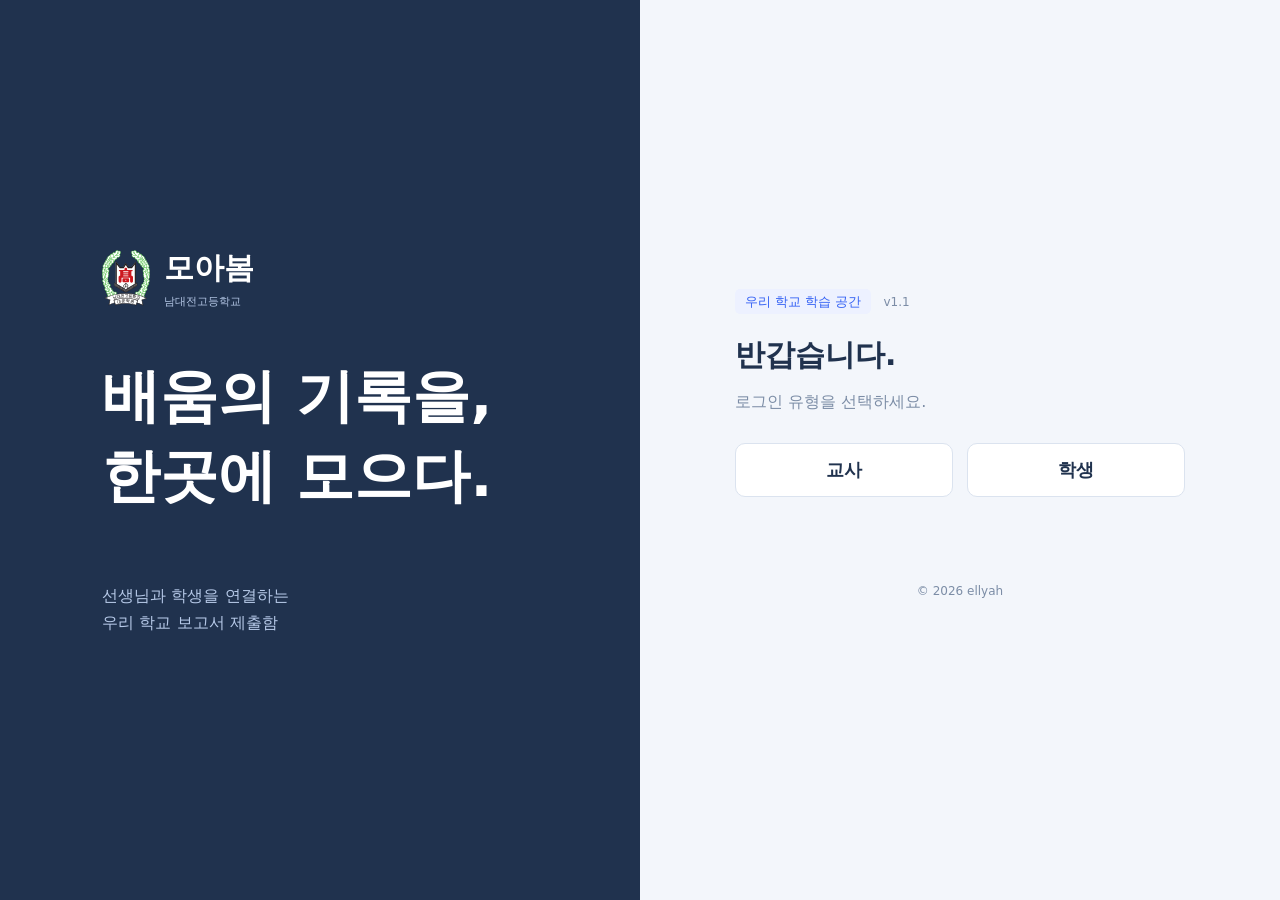
<file: index.html>
<!doctype html><html lang="ko"><head><meta charset="utf-8"><meta name="viewport" content="width=device-width,initial-scale=1,viewport-fit=cover"><meta name="referrer" content="no-referrer"><meta http-equiv="Content-Security-Policy" content="default-src 'none'; script-src 'sha256-QLjkZJSPZmxcXq8GC11COSm0xwZ4HqKWjfJW0zpxAX0=' 'sha256-PJ66K84yzG9hn5YhMxeMYDoB5tGJtEa6aXwbbPFRfnw='; style-src 'sha256-OyX1ueK/bZvlzcIDFoFUWpZhr+82VeOYDPqep1xwsMA='; img-src 'self'; frame-src https://script.google.com https://*.googleusercontent.com https://accounts.google.com; connect-src 'none'; base-uri 'none'; form-action 'none'; object-src 'none'"><title>모아봄 | 학교 보고서 제출함</title><link rel="icon" href="school-logo.svg" type="image/svg+xml"><link rel="preconnect" href="https://script.google.com"><style>*{box-sizing:border-box}html,body{margin:0;background:#f3f6fb;color:#20324e;font-family:system-ui,"Malgun Gothic",sans-serif}iframe{position:fixed;inset:0;width:100%;height:100vh;height:100dvh;border:0}#public-entry{position:fixed;inset:0;z-index:2;display:grid;grid-template-columns:1fr 1fr;background:#f3f6fb;overflow:auto}header{display:flex;align-items:center;gap:14px}header strong{font-size:30px}header small{display:block;font-size:11px;font-weight:400;margin-top:5px;color:#b6c9e8}.art{background:#20324e;color:white;padding:8vw;display:flex;flex-direction:column;justify-content:center}.art h1{font-size:clamp(36px,4.5vw,64px);line-height:1.4}.art p{line-height:1.7;color:#b6c9e8}.body{display:grid;align-content:center;padding:5vw}.box{width:100%;max-width:450px;margin:auto}.badge{font-size:13px;color:#315ff4;background:#edf1ff;border-radius:5px;padding:5px 10px}.version{font-size:12px;color:#7c8da6;margin-left:12px}h2{font-size:30px;margin:24px 0 14px}.quiet{color:#7c8da6}.roles{display:flex;gap:14px;margin-top:30px}.roles button{flex:1;min-height:54px;font-family:inherit;font-size:18px;font-weight:700;background:white;color:#20324e;border:1px solid #dbe3ef;border-radius:10px;cursor:pointer}.roles button[aria-pressed=true]{background:#315ff4;color:white;border-color:#315ff4}#entry-status{min-height:44px;line-height:1.5;font-size:14px;color:#7588a5;margin-top:18px}.copyright{font-size:12px;color:#7c8da6;text-align:center;margin-top:25px}[hidden]{display:none!important}@media(max-width:700px){#public-entry{grid-template-columns:1fr}.art{display:none}.body{padding:24px;min-height:100dvh}}#resume-screen{display:none;position:fixed;inset:0;z-index:3;background:#f3f6fb;align-items:center;justify-content:center;color:#7588a5;font-size:14px}html[data-refreshing=true] #public-entry{display:none}html[data-refreshing=true] #resume-screen:not([hidden]){display:flex}</style><script>try{if(performance.getEntriesByType('navigation')[0]?.type==='reload')document.documentElement.dataset.refreshing='true';}catch(error){}</script></head><body><iframe id="moabom" title="모아봄 Google 로그인 및 학교 보고서 제출함" referrerpolicy="no-referrer" sandbox="allow-scripts allow-same-origin allow-forms allow-downloads allow-modals allow-popups allow-popups-to-escape-sandbox allow-top-navigation-by-user-activation"></iframe><div id="resume-screen" role="status"><span id="resume-status">현재 화면을 새로고침하고 있습니다.</span></div><section id="public-entry"><div class="art"><header><img src="school-logo.svg" alt="학교 로고" width="48" height="60"><div><strong>모아봄</strong><small>남대전고등학교</small></div></header><h1>배움의 기록을,<br>한곳에 모으다.</h1><p>선생님과 학생을 연결하는<br>우리 학교 보고서 제출함</p></div><div class="body"><div class="box"><span class="badge">우리 학교 학습 공간</span><small class="version">v1.1</small><h2>반갑습니다.</h2><p class="quiet">로그인 유형을 선택하세요.</p><div class="roles" role="group" aria-label="로그인 유형"><button type="button" data-entry-role="teacher" aria-pressed="false">교사</button><button type="button" data-entry-role="student" aria-pressed="false">학생</button></div><p id="entry-status" role="status"></p><p class="copyright">© 2026 ellyah</p></div></div></section><noscript>JavaScript를 켜 주세요.</noscript><script>/* Public role choice only. No account names, credentials, rosters or sessions. */
'use strict';
(()=>{
 const origin='https://2026ndjhs.github.io',channel='moabom-pages-v1';
 const frame=document.querySelector('#moabom'),entry=document.querySelector('#public-entry'),status=document.querySelector('#entry-status'),resume=document.querySelector('#resume-screen');
 function endResume(){delete document.documentElement.dataset.refreshing;if(resume)resume.hidden=true;}
 const target='https://script.google.com/macros/s/AKfycbwNx-tav4ugldAqagWKFkDG95o9bsc81qoh_vr4iOrEs1RVWPEumuZxIBYTlrE2ebY/exec?embed=moabom-pages-v1&moabom_host=github-pages-v1';
 if(window.self!==window.top){status.textContent='모아봄 공식 주소에서 열어 주세요.';return;}
 let source=null,sourceOrigin='',nonce='',ready=false,role='',timer;
 const allowedOrigin=value=>{try{const u=new URL(value);return u.protocol==='https:'&&(u.hostname==='script.google.com'||u.hostname.endsWith('.googleusercontent.com'));}catch(error){return false;}};
 function openRole(){if(!ready||!role)return;status.textContent='Google에서 로그인 입력창을 열고 있습니다.';source.postMessage({type:'moabom:entry-role',channel,nonce,role},sourceOrigin);}
 document.querySelectorAll('[data-entry-role]').forEach(button=>button.addEventListener('click',()=>{role=button.dataset.entryRole;document.querySelectorAll('[data-entry-role]').forEach(b=>b.setAttribute('aria-pressed',String(b===button)));status.textContent=ready?'로그인 입력창을 열고 있습니다.':'Google 로그인 서버에 연결하고 있습니다.';openRole();}));
 window.addEventListener('message',event=>{
  if(!allowedOrigin(event.origin)||!event.source||event.source===window)return;
  try{if(event.source.top!==window)return;}catch(error){return;}
  const d=event.data;if(!d||d.channel!==channel||typeof d.nonce!=='string'||!/^[a-f0-9-]{36}$/i.test(d.nonce))return;
  if(d.type==='moabom:hello'){source=event.source;sourceOrigin=event.origin;nonce=d.nonce;source.postMessage({type:'moabom:approved',channel,nonce,path:'/moabom/'},sourceOrigin);return;}
  if(event.source!==source||event.origin!==sourceOrigin||d.nonce!==nonce)return;
  if(d.type==='moabom:entry-ready'){ready=true;clearTimeout(timer);status.textContent='';endResume();if(d.authenticated===true){entry.hidden=true;return;}entry.hidden=false;openRole();}
  if(d.type==='moabom:entry-open'){endResume();entry.hidden=true;}
 });
 frame.src=target;
 timer=setTimeout(()=>{if(!ready){status.textContent='Google 연결이 늦어지고 있습니다. 잠시 기다려 주세요.';const message=document.querySelector('#resume-status');if(message)message.textContent='연결이 지연되고 있습니다. 현재 화면을 확인하는 중입니다.';}},15000);
})();</script></body></html>
</file>
